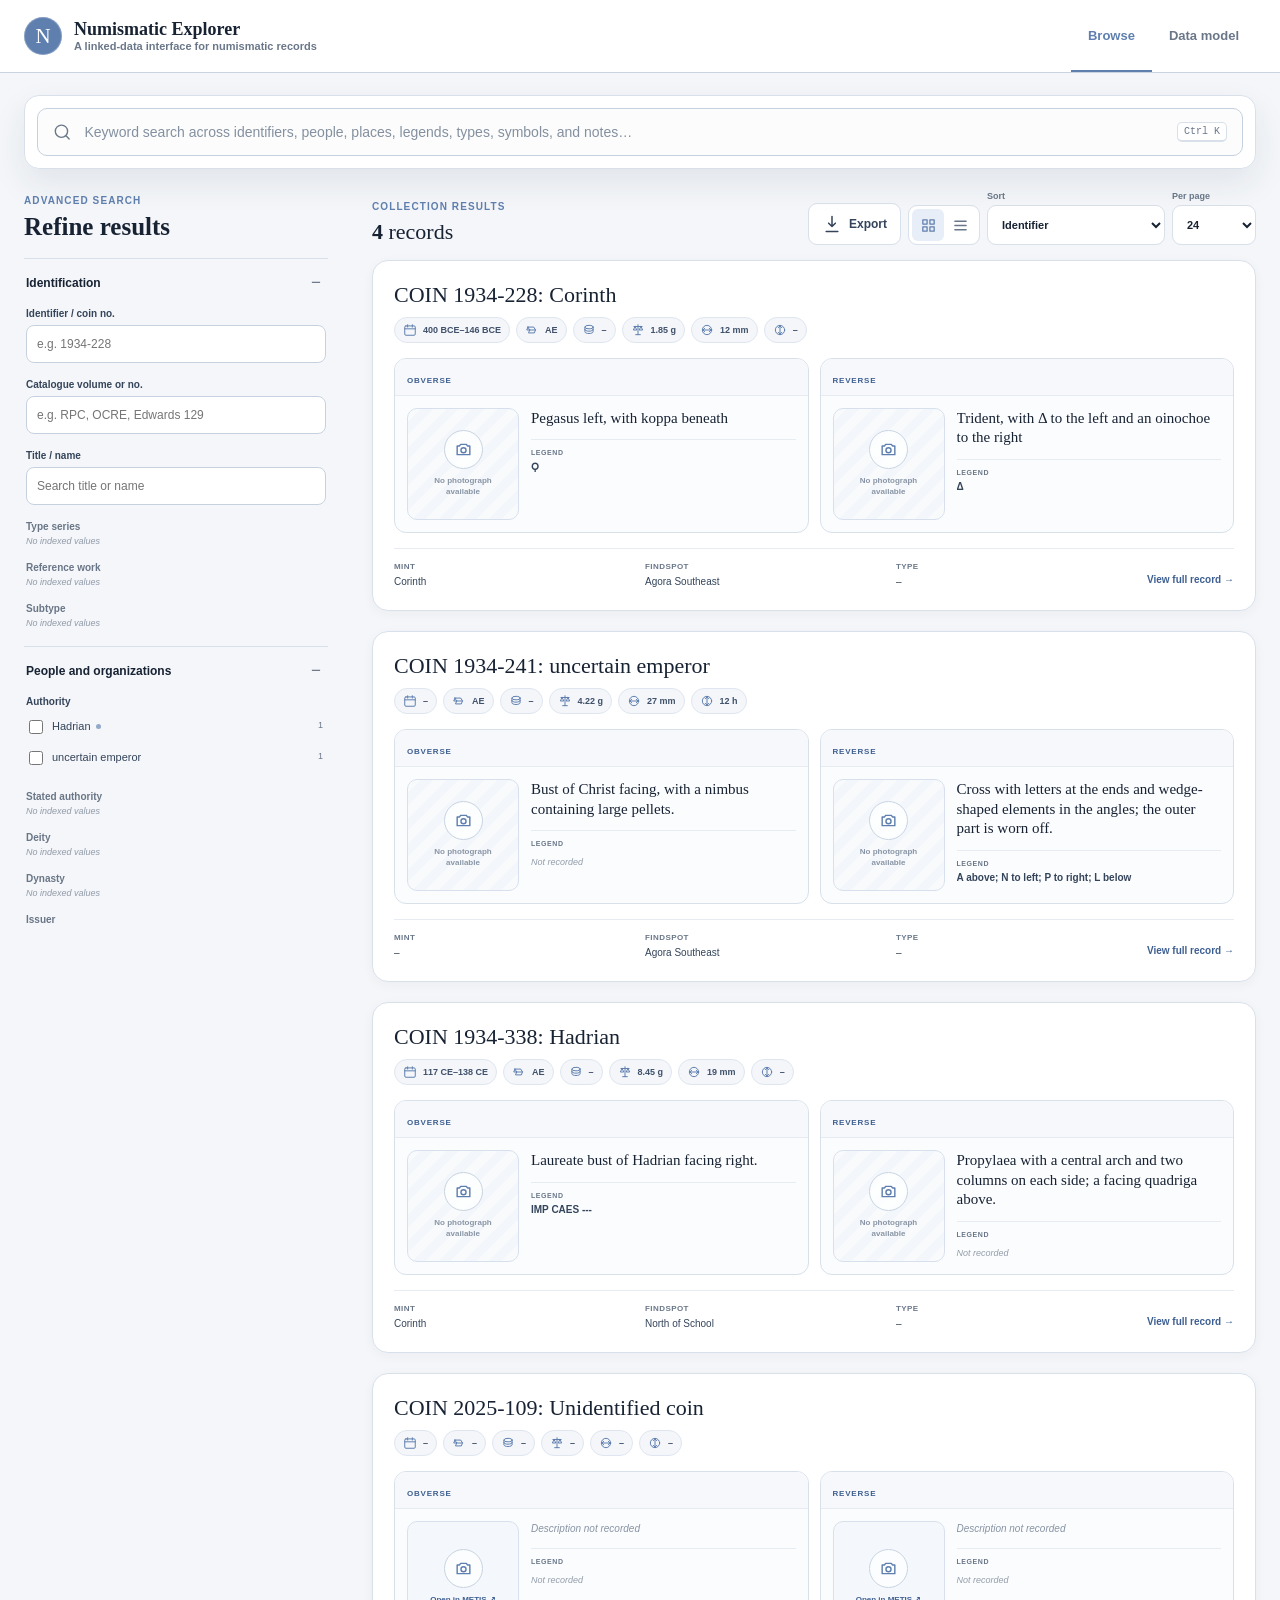
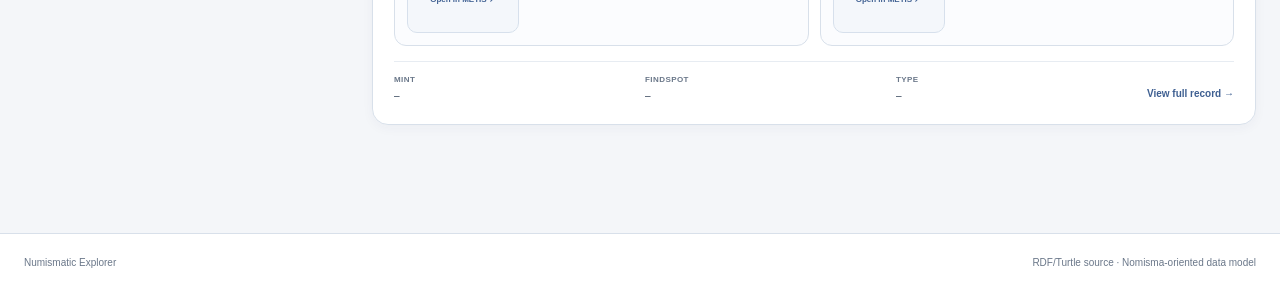
<file: index.html>
<!doctype html>
<html lang="en">
<head>
  <meta charset="utf-8">
  <meta name="viewport" content="width=device-width, initial-scale=1">
  <meta name="description" content="A linked-data interface for numismatic records.">
  <title>Numismatic Explorer</title>
  <link rel="stylesheet" href="assets/styles.css?v=2.9">
</head>
<body>
  <header class="site-header">
    <div class="header-inner">
      <a class="brand" href="index.html" aria-label="Numismatic Explorer home">
        <span class="brand-mark" aria-hidden="true">N</span>
        <span class="brand-copy"><strong id="site-title">Numismatic Explorer</strong><small id="site-subtitle">Linked numismatic data</small></span>
      </a>
      <nav aria-label="Main navigation">
        <a class="active" href="index.html">Browse</a>
        <a href="ontology.html">Data model</a>
      </nav>
    </div>
  </header>

  <main>
    <section class="search-toolbar" aria-label="Search and result controls">
      <label class="search-box">
        <svg aria-hidden="true" viewBox="0 0 24 24"><path d="m21 21-4.35-4.35m2.35-5.65a8 8 0 1 1-16 0 8 8 0 0 1 16 0Z"/></svg>
        <span class="sr-only">Search all indexed fields</span>
        <input id="search-input" type="search" placeholder="Keyword search across identifiers, people, places, legends, types, symbols, and notes…" autocomplete="off">
        <kbd>Ctrl K</kbd>
      </label>
      <button id="mobile-filter-button" class="control-button filters-button" type="button">
        <svg aria-hidden="true" viewBox="0 0 24 24"><path d="M4 6h16M7 12h10m-7 6h4"/></svg>
        Filters <span id="mobile-filter-count" class="button-count"></span>
      </button>
    </section>

    <div id="active-filters" class="active-filters" aria-live="polite"></div>

    <div class="browse-layout">
      <aside id="filter-panel" class="filter-panel" aria-label="Filters">
        <div class="filter-panel-heading">
          <div><p class="eyebrow">Advanced search</p><h2>Refine results</h2></div>
          <button id="close-filters" class="icon-button" type="button" aria-label="Close filters">×</button>
        </div>
        <div id="filter-groups"></div>
        <div class="filter-actions">
          <button id="clear-filters" class="text-button" type="button">Clear all filters</button>
          <button id="apply-mobile-filters" class="primary-button mobile-only" type="button">Show results</button>
        </div>
      </aside>

      <section class="results-area" aria-labelledby="results-heading">
        <div class="results-toolbar">
          <div>
            <p class="eyebrow">Collection results</p>
            <p id="result-count" class="result-count">Loading records…</p>
            <h2 id="results-heading" class="sr-only">Coin records</h2>
          </div>
          <div class="results-controls">
            <button id="export-results" class="control-button" type="button" title="Download the current result set as CSV">
              <svg aria-hidden="true" viewBox="0 0 24 24"><path d="M12 3v12m0 0 4-4m-4 4-4-4M5 21h14"/></svg>
              Export
            </button>
            <div class="view-toggle" role="group" aria-label="Result view">
              <button type="button" data-view="grid" class="active" aria-label="Grid view" title="Grid view">
                <svg aria-hidden="true" viewBox="0 0 24 24"><path d="M4 4h6v6H4zm10 0h6v6h-6zM4 14h6v6H4zm10 0h6v6h-6z"/></svg>
              </button>
              <button type="button" data-view="list" aria-label="List view" title="List view">
                <svg aria-hidden="true" viewBox="0 0 24 24"><path d="M4 6h16M4 12h16M4 18h16"/></svg>
              </button>
            </div>
            <label class="select-control"><span>Sort</span>
              <select id="sort-select">
                <option value="identifier-asc">Identifier</option>
                <option value="date-asc">Date, earliest first</option>
                <option value="date-desc">Date, latest first</option>
                <option value="weight-asc">Weight, low to high</option>
                <option value="weight-desc">Weight, high to low</option>
                <option value="diameter-asc">Diameter, low to high</option>
                <option value="diameter-desc">Diameter, high to low</option>
                <option value="modified-desc">Recently modified</option>
              </select>
            </label>
            <label class="select-control compact"><span>Per page</span>
              <select id="per-page-select">
                <option value="24">24</option>
                <option value="48">48</option>
                <option value="96">96</option>
              </select>
            </label>
          </div>
        </div>
        <div id="results" class="record-grid"></div>
        <nav id="pagination" class="pagination" aria-label="Results pages"></nav>
      </section>
    </div>
  </main>

  <div id="filter-backdrop" class="filter-backdrop"></div>
  <footer><span id="footer-title">Numismatic Explorer</span><span>RDF/Turtle source · Nomisma-oriented data model</span></footer>
  <script src="assets/common.js?v=2.4"></script>
  <script src="assets/app.js?v=2.9"></script>
</body>
</html>
</file>
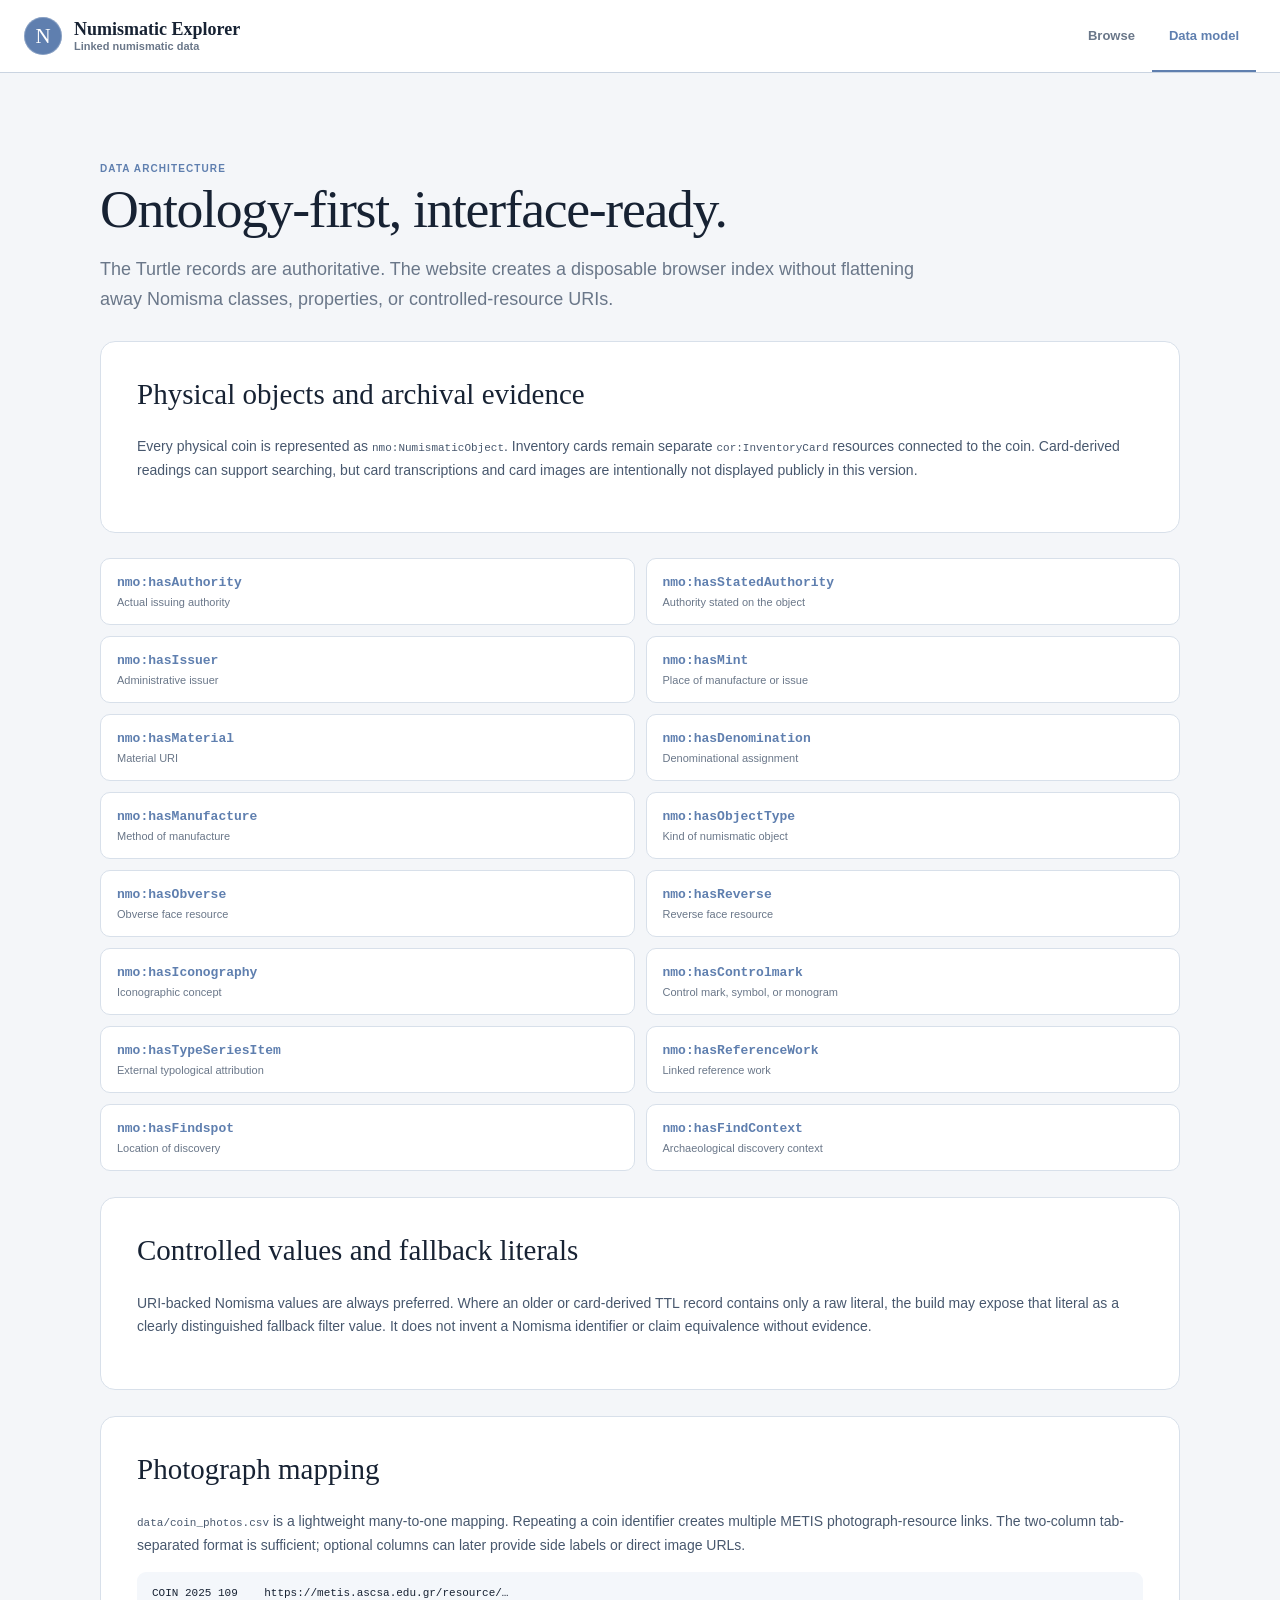
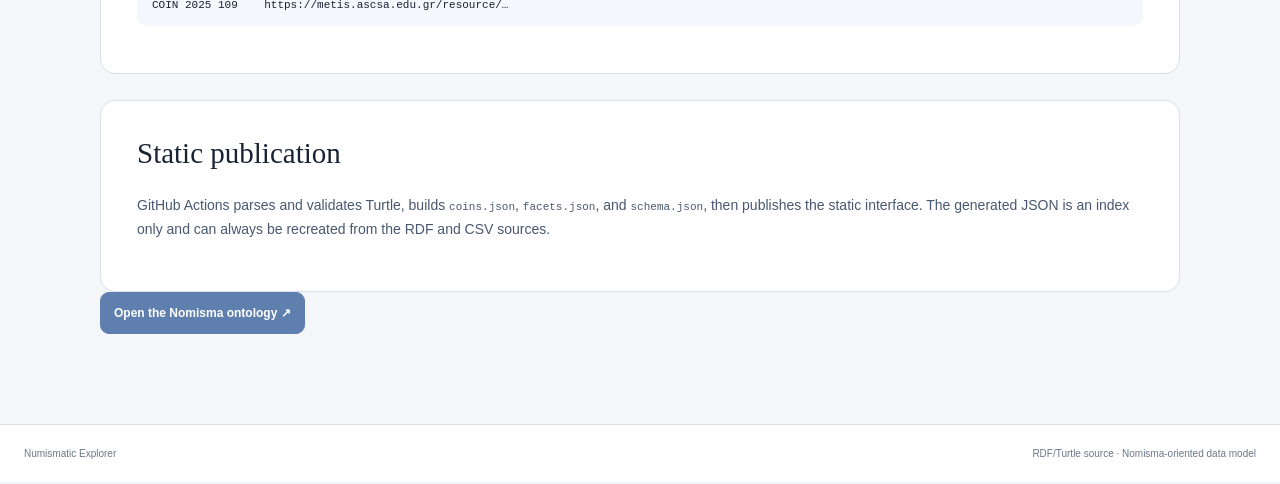
<file: ontology.html>
<!doctype html>
<html lang="en">
<head>
  <meta charset="utf-8">
  <meta name="viewport" content="width=device-width, initial-scale=1">
  <meta name="description" content="Data model for Numismatic Explorer">
  <title>Data model · Numismatic Explorer</title>
  <link rel="stylesheet" href="assets/styles.css?v=2.5">
</head>
<body>
  <header class="site-header">
    <div class="header-inner">
      <a class="brand" href="index.html"><span class="brand-mark" aria-hidden="true">N</span><span class="brand-copy"><strong id="site-title">Numismatic Explorer</strong><small id="site-subtitle">Linked numismatic data</small></span></a>
      <nav><a href="index.html">Browse</a><a class="active" href="ontology.html">Data model</a></nav>
    </div>
  </header>
  <main class="prose-page">
    <p class="eyebrow">Data architecture</p>
    <h1>Ontology-first, interface-ready.</h1>
    <p class="lede">The Turtle records are authoritative. The website creates a disposable browser index without flattening away Nomisma classes, properties, or controlled-resource URIs.</p>

    <section class="prose-card">
      <h2>Physical objects and archival evidence</h2>
      <p>Every physical coin is represented as <code>nmo:NumismaticObject</code>. Inventory cards remain separate <code>cor:InventoryCard</code> resources connected to the coin. Card-derived readings can support searching, but card transcriptions and card images are intentionally not displayed publicly in this version.</p>
    </section>

    <section class="property-grid">
      <article><code>nmo:hasAuthority</code><span>Actual issuing authority</span></article>
      <article><code>nmo:hasStatedAuthority</code><span>Authority stated on the object</span></article>
      <article><code>nmo:hasIssuer</code><span>Administrative issuer</span></article>
      <article><code>nmo:hasMint</code><span>Place of manufacture or issue</span></article>
      <article><code>nmo:hasMaterial</code><span>Material URI</span></article>
      <article><code>nmo:hasDenomination</code><span>Denominational assignment</span></article>
      <article><code>nmo:hasManufacture</code><span>Method of manufacture</span></article>
      <article><code>nmo:hasObjectType</code><span>Kind of numismatic object</span></article>
      <article><code>nmo:hasObverse</code><span>Obverse face resource</span></article>
      <article><code>nmo:hasReverse</code><span>Reverse face resource</span></article>
      <article><code>nmo:hasIconography</code><span>Iconographic concept</span></article>
      <article><code>nmo:hasControlmark</code><span>Control mark, symbol, or monogram</span></article>
      <article><code>nmo:hasTypeSeriesItem</code><span>External typological attribution</span></article>
      <article><code>nmo:hasReferenceWork</code><span>Linked reference work</span></article>
      <article><code>nmo:hasFindspot</code><span>Location of discovery</span></article>
      <article><code>nmo:hasFindContext</code><span>Archaeological discovery context</span></article>
    </section>

    <section class="prose-card">
      <h2>Controlled values and fallback literals</h2>
      <p>URI-backed Nomisma values are always preferred. Where an older or card-derived TTL record contains only a raw literal, the build may expose that literal as a clearly distinguished fallback filter value. It does not invent a Nomisma identifier or claim equivalence without evidence.</p>
    </section>

    <section class="prose-card">
      <h2>Photograph mapping</h2>
      <p><code>data/coin_photos.csv</code> is a lightweight many-to-one mapping. Repeating a coin identifier creates multiple METIS photograph-resource links. The two-column tab-separated format is sufficient; optional columns can later provide side labels or direct image URLs.</p>
      <pre><code>COIN 2025 109    https://metis.ascsa.edu.gr/resource/…
COIN 2025 109    https://metis.ascsa.edu.gr/resource/…</code></pre>
    </section>

    <section class="prose-card">
      <h2>Static publication</h2>
      <p>GitHub Actions parses and validates Turtle, builds <code>coins.json</code>, <code>facets.json</code>, and <code>schema.json</code>, then publishes the static interface. The generated JSON is an index only and can always be recreated from the RDF and CSV sources.</p>
    </section>

    <a id="ontology-link" class="primary-button inline-button" href="https://www.nomisma.org/ontology" target="_blank" rel="noreferrer">Open the Nomisma ontology ↗</a>
  </main>
  <footer><span id="footer-title">Numismatic Explorer</span><span>RDF/Turtle source · Nomisma-oriented data model</span></footer>
  <script src="assets/common.js?v=2.4"></script>
</body>
</html>
</file>
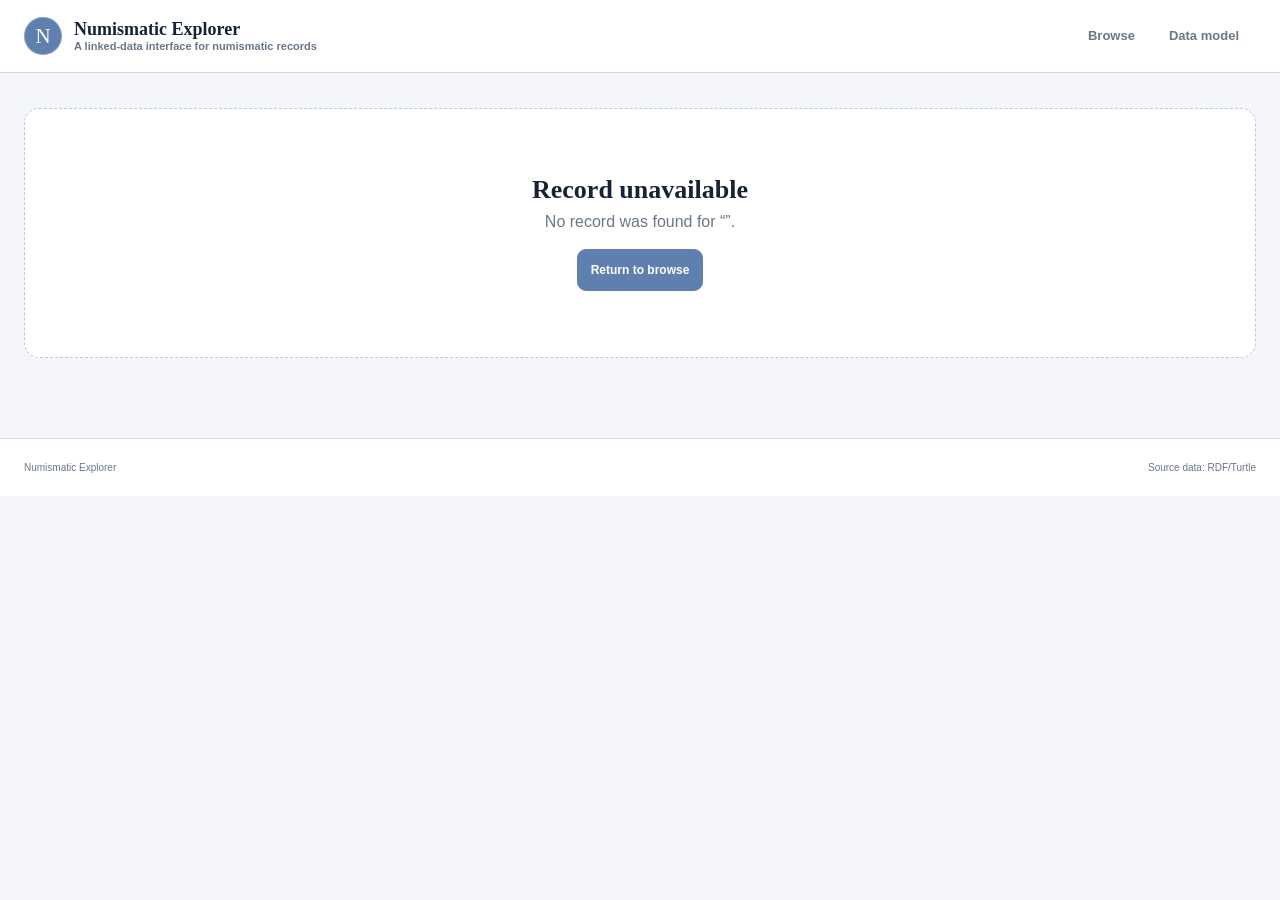
<file: record.html>
<!doctype html>
<html lang="en">
<head>
  <meta charset="utf-8">
  <meta name="viewport" content="width=device-width, initial-scale=1">
  <meta name="description" content="Numismatic record">
  <title>Record · Numismatic Explorer</title>
  <link rel="stylesheet" href="assets/styles.css?v=2.5">
</head>
<body>
  <header class="site-header">
    <div class="header-inner">
      <a class="brand" href="index.html"><span class="brand-mark" aria-hidden="true">N</span><span class="brand-copy"><strong id="site-title">Numismatic Explorer</strong><small id="site-subtitle">Linked numismatic data</small></span></a>
      <nav><a href="index.html">Browse</a><a href="ontology.html">Data model</a></nav>
    </div>
  </header>
  <main id="record-page" class="record-page">
    <p class="loading">Loading record…</p>
  </main>
  <footer><span id="footer-title">Numismatic Explorer</span><span>Source data: RDF/Turtle</span></footer>
  <script src="assets/common.js?v=2.4"></script>
  <script src="assets/record.js?v=2.4"></script>
</body>
</html>
</file>
<file: assets/styles.css>
:root {
  --ink: #172233;
  --ink-soft: #34445a;
  --muted: #6a7789;
  --accent: #5f7faf;
  --accent-dark: #3e5f91;
  --accent-soft: #e8eef7;
  --accent-pale: #f4f7fb;
  --gold: #8b6b32;
  --gold-soft: #f7f2e8;
  --warning: #a34f1d;
  --warning-soft: #fff1e8;
  --surface: #ffffff;
  --canvas: #f4f6f9;
  --line: #d8e0ea;
  --line-strong: #c6d1df;
  --shadow: 0 14px 34px rgba(35, 55, 82, .09);
  --radius: 15px;
  --radius-small: 10px;
  --sans: Inter, ui-sans-serif, -apple-system, BlinkMacSystemFont, "Segoe UI", sans-serif;
  --serif: Iowan Old Style, Palatino Linotype, Book Antiqua, Georgia, serif;
}

* { box-sizing: border-box; }
html { color-scheme: light; scroll-behavior: smooth; }
body { min-width: 320px; margin: 0; color: var(--ink); background: var(--canvas); font-family: var(--sans); -webkit-font-smoothing: antialiased; }
button, input, select { font: inherit; }
button, select, input[type="checkbox"] { cursor: pointer; }
a { color: inherit; }
svg { width: 20px; height: 20px; fill: none; stroke: currentColor; stroke-width: 1.8; stroke-linecap: round; stroke-linejoin: round; }
.sr-only { position: absolute; width: 1px; height: 1px; padding: 0; margin: -1px; overflow: hidden; clip: rect(0,0,0,0); white-space: nowrap; border: 0; }
.mobile-only { display: none !important; }
.not-recorded { color: #8793a3; font-style: italic; }

.site-header { position: sticky; top: 0; z-index: 60; border-bottom: 1px solid rgba(198, 209, 223, .92); background: rgba(255,255,255,.94); backdrop-filter: blur(14px); }
.header-inner { display: flex; align-items: center; justify-content: space-between; width: min(100% - 48px, 1580px); min-height: 72px; margin: 0 auto; }
.brand { display: inline-flex; align-items: center; gap: 12px; color: var(--ink); text-decoration: none; }
.brand-mark { display: grid; place-items: center; width: 38px; height: 38px; border-radius: 50%; color: white; background: var(--accent); box-shadow: inset 0 0 0 1px rgba(255,255,255,.25); font-family: var(--serif); font-size: 21px; }
.brand-copy { display: flex; flex-direction: column; gap: 2px; }
.brand strong { font-family: var(--serif); font-size: 18px; line-height: 1; }
.brand small { color: var(--muted); font-size: 11px; font-weight: 650; }
.site-header nav { display: flex; align-items: stretch; align-self: stretch; }
.site-header nav a { display: inline-flex; align-items: center; padding: 0 17px; border-bottom: 2px solid transparent; color: var(--muted); text-decoration: none; font-size: 13px; font-weight: 720; }
.site-header nav a:hover { color: var(--ink); }
.site-header nav a.active { color: var(--accent); border-color: var(--accent); }

main { width: min(100% - 48px, 1580px); margin: 0 auto; }
.eyebrow { margin: 0 0 7px; color: var(--accent); font-size: 10px; font-weight: 850; letter-spacing: .11em; text-transform: uppercase; }
.prose-page h1 { max-width: 840px; margin: 0; font-family: var(--serif); font-size: clamp(34px, 4.2vw, 59px); font-weight: 500; letter-spacing: -.025em; line-height: 1.05; }

.search-toolbar { position: sticky; margin-top: 22px; top: 72px; z-index: 45; display: flex; gap: 10px; padding: 12px; border: 1px solid var(--line); border-radius: var(--radius); background: rgba(255,255,255,.96); box-shadow: var(--shadow); backdrop-filter: blur(12px); }
.search-box { display: flex; flex: 1; align-items: center; gap: 11px; min-width: 0; padding: 0 15px; border: 1px solid var(--line-strong); border-radius: 10px; color: var(--muted); background: #fbfcfb; }
.search-box:focus-within { border-color: var(--accent); box-shadow: 0 0 0 3px rgba(95,127,175,.14); background: white; }
.search-box input { width: 100%; min-width: 0; height: 46px; border: 0; outline: 0; color: var(--ink); background: transparent; font-size: 14px; }
.search-box input::placeholder { color: #8490a0; }
.search-box kbd { padding: 3px 6px; border: 1px solid var(--line); border-bottom-width: 2px; border-radius: 5px; color: var(--muted); background: white; font-size: 10px; white-space: nowrap; }
.control-button, .primary-button, .secondary-button { display: inline-flex; align-items: center; justify-content: center; gap: 7px; min-height: 42px; padding: 0 13px; border-radius: 9px; text-decoration: none; font-size: 12px; font-weight: 760; }
.control-button, .secondary-button { border: 1px solid var(--line); color: var(--ink-soft); background: white; }
.control-button:hover, .secondary-button:hover { border-color: #aebed2; color: var(--accent); }
.primary-button { border: 1px solid var(--accent); color: white; background: var(--accent); }
.primary-button:hover { background: var(--accent-dark); }
.filters-button { display: none; }
.button-count { display: inline-grid; place-items: center; min-width: 19px; height: 19px; padding: 0 5px; border-radius: 10px; color: white; background: var(--accent); font-size: 10px; }

.active-filters { display: flex; align-items: center; flex-wrap: wrap; gap: 6px; min-height: 18px; margin: 13px 0 5px; }
.active-filters:empty { display: none; }
.active-label { margin-right: 4px; color: var(--muted); font-size: 10px; font-weight: 800; letter-spacing: .06em; text-transform: uppercase; }
.active-filters button { display: inline-flex; align-items: center; gap: 6px; min-height: 30px; padding: 4px 9px; border: 1px solid #bfd0e5; border-radius: 18px; color: var(--accent-dark); background: var(--accent-soft); font-size: 11px; font-weight: 700; }
.active-filters button:hover { border-color: var(--accent); }
.active-filters button span { font-size: 15px; line-height: 1; }
.active-filters .clear-chip { border-color: transparent; color: var(--muted); background: transparent; }

.browse-layout { display: grid; grid-template-columns: 318px minmax(0,1fr); gap: 30px; align-items: start; padding: 19px 0 78px; }
.filter-panel { position: sticky; top: 144px; max-height: calc(100vh - 162px); overflow: auto; padding: 0 14px 16px 0; scrollbar-width: thin; scrollbar-color: #bdc8d7 transparent; }
.filter-panel-heading { display: flex; align-items: center; justify-content: space-between; padding: 7px 0 17px; border-bottom: 1px solid var(--line); }
.filter-panel-heading h2 { margin: 0; font-family: var(--serif); font-size: 25px; font-weight: 550; }
#close-filters { display: none; }
.icon-button { display: inline-grid; place-items: center; border: 0; color: var(--muted); background: transparent; }

.filter-group { border-bottom: 1px solid var(--line); }
.filter-group > summary { display: flex; align-items: center; justify-content: space-between; gap: 10px; min-height: 48px; padding: 10px 2px; cursor: pointer; list-style: none; color: var(--ink); font-size: 12px; font-weight: 800; }
.filter-group > summary::-webkit-details-marker { display: none; }
.filter-group > summary::after { content: "+"; display: grid; place-items: center; width: 20px; height: 20px; margin-left: auto; color: var(--muted); font-size: 17px; font-weight: 500; }
.filter-group[open] > summary::after { content: "−"; }
.group-status { display: none; min-width: 19px; height: 19px; padding: 2px 5px; border-radius: 10px; color: white; background: var(--accent); text-align: center; font-size: 9px; }
.group-status.has-value { display: inline-grid; place-items: center; }
.filter-group-content { display: grid; gap: 16px; padding: 1px 2px 18px; }

.field-control { display: grid; gap: 6px; }
.field-control > span, .range-control legend { color: var(--ink-soft); font-size: 10px; font-weight: 760; }
.field-control input, .range-grid input, .facet-search input { width: 100%; height: 38px; padding: 0 10px; border: 1px solid var(--line-strong); border-radius: 8px; outline: none; color: var(--ink); background: white; font-size: 12px; }
.field-control input:focus, .range-grid input:focus, .facet-search input:focus { border-color: var(--accent); box-shadow: 0 0 0 3px rgba(95,127,175,.12); }
.range-control { min-width: 0; margin: 0; padding: 0; border: 0; }
.range-control legend { margin-bottom: 7px; }
.range-control legend span { color: var(--muted); font-weight: 550; }
.range-grid { display: grid; grid-template-columns: 1fr 1fr; gap: 8px; }
.range-grid label { min-width: 0; }
.range-grid label > span { display: block; margin-bottom: 5px; color: var(--muted); font-size: 9px; font-weight: 700; }
.field-help { margin: 5px 0 0; color: var(--muted); font-size: 9px; line-height: 1.4; }

.facet-block { display: grid; gap: 7px; }
.facet-heading { display: flex; align-items: center; justify-content: space-between; gap: 10px; }
.facet-heading h4 { margin: 0; color: var(--ink-soft); font-size: 10px; font-weight: 760; }
.facet-clear { padding: 0; border: 0; color: var(--accent); background: transparent; font-size: 9px; font-weight: 720; }
.facet-search input { height: 34px; font-size: 11px; }
.facet-options, .flag-options { display: grid; gap: 1px; }
.facet-option { display: grid; grid-template-columns: 16px minmax(0,1fr) auto; align-items: start; gap: 7px; min-height: 30px; padding: 5px 3px; border-radius: 6px; color: var(--ink-soft); font-size: 11px; line-height: 1.35; }
.facet-option:hover { background: var(--accent-pale); }
.facet-option input { width: 14px; height: 14px; margin: 1px 0 0; accent-color: var(--accent); }
.facet-option small { min-width: 19px; color: var(--muted); text-align: right; font-size: 9px; font-variant-numeric: tabular-nums; }
.facet-option-label.controlled::after { content: ""; display: inline-block; width: 5px; height: 5px; margin: 0 0 1px 5px; border-radius: 50%; background: var(--accent); opacity: .65; }
.facet-extra { display: none; }
.show-all-options .facet-extra, .facet-searching .facet-extra { display: grid; }
.show-more { justify-self: start; padding: 2px 0; border: 0; color: var(--accent); background: transparent; font-size: 10px; font-weight: 750; }
.flag-option.unavailable { opacity: .45; }
.filter-actions { display: flex; align-items: center; justify-content: space-between; gap: 10px; padding: 16px 2px 2px; }
.text-button { padding: 0; border: 0; color: var(--accent); background: transparent; font-size: 11px; font-weight: 780; }

.results-area { min-width: 0; }
.results-toolbar { display: flex; align-items: end; justify-content: space-between; gap: 24px; min-height: 57px; margin-bottom: 15px; }
.result-count { margin: 0; color: var(--ink); font-family: var(--serif); font-size: 22px; }
.result-count strong { font-weight: 550; }
.result-count span { color: var(--muted); font-family: var(--sans); font-size: 11px; }
.results-controls { display: flex; align-items: end; justify-content: end; flex-wrap: wrap; gap: 7px; }
.results-controls .control-button { height: 40px; }
.view-toggle { display: flex; padding: 3px; border: 1px solid var(--line); border-radius: 9px; background: white; }
.view-toggle button { display: grid; place-items: center; width: 32px; height: 32px; padding: 0; border: 0; border-radius: 6px; color: var(--muted); background: transparent; }
.view-toggle button.active { color: var(--accent); background: var(--accent-soft); }
.view-toggle svg { width: 17px; height: 17px; }
.select-control { display: grid; gap: 4px; color: var(--muted); font-size: 9px; font-weight: 750; }
.select-control select { min-width: 178px; height: 40px; padding: 0 31px 0 10px; border: 1px solid var(--line); border-radius: 9px; color: var(--ink); background: white; font-size: 11px; font-weight: 650; }
.select-control.compact select { min-width: 84px; }

.record-grid { display: grid; grid-template-columns: repeat(auto-fill, minmax(min(520px, 100%), 1fr)); gap: 20px; }
.record-card { position: relative; min-width: 0; overflow: hidden; border: 1px solid var(--line); border-radius: 16px; background: var(--surface); box-shadow: 0 3px 12px rgba(35,55,82,.045); cursor: pointer; transition: border-color .16s ease, box-shadow .16s ease, transform .16s ease; }
.record-card:hover { border-color: #a9bad1; box-shadow: var(--shadow); transform: translateY(-2px); }
.record-card-target { position: absolute; inset: 0; z-index: 1; border-radius: inherit; }
.record-card-target:focus-visible { outline: 3px solid rgba(95,127,175,.3); outline-offset: -3px; }
.record-card-body { position: relative; display: grid; gap: 15px; padding: 21px; }
.record-card-header { display: grid; grid-template-columns: minmax(0,1fr); align-items: start; gap: 9px; }
.record-heading { min-width: 0; }
.record-card h3 { min-width: 0; margin: 0; font-family: var(--serif); font-size: 22px; font-weight: 520; line-height: 1.18; }
.review-badge { flex: none; padding: 5px 8px; border-radius: 10px; color: var(--warning); background: var(--warning-soft); font-size: 8px; font-weight: 850; letter-spacing: .055em; text-transform: uppercase; }
.review-badge.large { padding: 7px 10px; font-size: 10px; }
.record-meta { display: flex; width: 100%; max-width: none; align-items: flex-start; justify-content: flex-start; flex-wrap: wrap; gap: 6px; }
.meta-pill { display: inline-flex; align-items: center; gap: 6px; padding: 5px 8px; border: 1px solid #dfe6f0; border-radius: 999px; color: #40516a; background: #f4f6fa; font-size: 9px; font-weight: 720; white-space: nowrap; }
.meta-icon { display: inline-flex; width: 14px; height: 14px; color: var(--accent); flex: 0 0 auto; }
.meta-icon svg { width: 14px; height: 14px; stroke: currentColor; stroke-width: 1.7; fill: none; stroke-linecap: round; stroke-linejoin: round; }
.meta-value { display: inline-block; }
.sr-only { position: absolute !important; width: 1px; height: 1px; padding: 0; margin: -1px; overflow: hidden; clip: rect(0, 0, 0, 0); white-space: nowrap; border: 0; }
.coin-sides-grid { display: grid; grid-template-columns: 1fr 1fr; gap: 11px; }
.coin-side-panel { min-width: 0; overflow: hidden; border: 1px solid var(--line); border-radius: 12px; background: #fbfcfe; }
.coin-side-panel > header { padding: 10px 12px 8px; border-bottom: 1px solid #e6ebf2; background: #f6f8fb; }
.coin-side-panel > header span { color: var(--accent-dark); font-size: 8px; font-weight: 880; letter-spacing: .1em; text-transform: uppercase; }
.coin-side-content { display: grid; grid-template-columns: 112px minmax(0,1fr); gap: 12px; align-items: stretch; padding: 12px; }
.face-media { position: relative; z-index: 2; display: flex; min-width: 0; min-height: 112px; align-items: center; justify-content: center; flex-direction: column; gap: 7px; overflow: hidden; border: 1px solid #d7e0ec; border-radius: 10px; color: var(--accent-dark); background: #f2f5f9; text-align: center; text-decoration: none; }
.face-media img { width: 100%; height: 112px; object-fit: contain; background: #edf2f7; transition: transform .2s ease; }
.face-media.has-image:hover img { transform: scale(1.03); }
.face-media.metis-photo { background: var(--accent-pale); }
.face-media.metis-photo:hover { border-color: var(--accent); background: var(--accent-soft); }
.face-media.empty-photo { color: #8995a5; background: repeating-linear-gradient(135deg, #f8fafc, #f8fafc 9px, #f3f6fa 9px, #f3f6fa 18px); }
.face-media small { max-width: 92px; color: inherit; font-size: 8px; font-weight: 720; line-height: 1.35; }
.photo-placeholder-icon { display: grid; place-items: center; width: 39px; height: 39px; border: 1px solid #c8d4e3; border-radius: 50%; color: var(--accent); background: rgba(255,255,255,.76); }
.photo-placeholder-icon svg { width: 19px; height: 19px; }
.coin-side-copy { min-width: 0; }
.coin-side-copy > p { display: -webkit-box; margin: 1px 0 11px; overflow: hidden; font-family: var(--serif); font-size: 15px; line-height: 1.3; -webkit-line-clamp: 5; -webkit-box-orient: vertical; }
.coin-side-copy > p.not-recorded { color: #8793a3; font-family: var(--sans); font-size: 10px; line-height: 1.45; }
.side-legend { padding-top: 9px; border-top: 1px solid #e7ecf2; }
.side-legend small { display: block; margin-bottom: 4px; color: var(--muted); font-size: 7px; font-weight: 850; letter-spacing: .08em; text-transform: uppercase; }
.side-legend strong { display: -webkit-box; overflow: hidden; color: var(--ink-soft); font-size: 10px; font-weight: 700; line-height: 1.35; -webkit-line-clamp: 2; -webkit-box-orient: vertical; }
.side-legend.empty span { color: #929daa; font-size: 9px; font-style: italic; }
.record-context { position: relative; z-index: 2; display: grid; grid-template-columns: repeat(3, minmax(0,1fr)) auto; align-items: end; gap: 12px 20px; padding-top: 12px; border-top: 1px solid #e7ecf2; }
.record-context > span { min-width: 0; color: var(--ink-soft); font-size: 10px; line-height: 1.4; }
.record-context small { display: block; margin-bottom: 3px; color: var(--muted); font-size: 8px; font-weight: 820; letter-spacing: .055em; text-transform: uppercase; }
.record-context b { display: block; min-height: 1.4em; overflow: hidden; font-weight: 500; text-overflow: ellipsis; white-space: nowrap; }
.record-link { position: relative; z-index: 3; align-self: end; justify-self: end; padding: 4px 0; color: var(--accent-dark); text-decoration: none; font-size: 10px; font-weight: 830; white-space: nowrap; }
.record-link:hover { text-decoration: underline; }
.media-count { display: inline-flex; align-items: center; gap: 5px; color: var(--accent-dark); font-size: 9px; font-weight: 730; }
.media-count::before { content: ""; width: 6px; height: 6px; border-radius: 50%; background: var(--accent); }
.muted-label { color: var(--muted); font-size: 9px; }
.record-grid.list-view { grid-template-columns: 1fr; }
.list-view .record-card-body { grid-template-columns: minmax(220px,.56fr) minmax(0,1.44fr); align-content: start; padding: 24px; }
.list-view .record-card-header, .list-view .record-context { grid-column: 1; }
.list-view .record-context { grid-template-columns: repeat(2, minmax(0,1fr)); }
.list-view .record-context .record-link { justify-self: start; }
.list-view .coin-sides-grid { grid-column: 2; grid-row: 1 / span 4; }
.list-view .coin-side-content { grid-template-columns: 145px minmax(0,1fr); }
.list-view .face-media, .list-view .face-media img { min-height: 145px; height: 145px; }

.pagination { display: flex; align-items: center; justify-content: center; gap: 5px; margin: 30px 0 0; }
.pagination button { min-width: 36px; min-height: 36px; padding: 0 10px; border: 1px solid var(--line); border-radius: 8px; color: var(--ink); background: white; font-size: 10px; font-weight: 700; }
.pagination button:hover:not(:disabled) { border-color: var(--accent); color: var(--accent); }
.pagination button[aria-current="page"] { color: white; border-color: var(--accent); background: var(--accent); }
.pagination button:disabled { opacity: .38; cursor: default; }
.pagination > span { color: var(--muted); }
.empty-state { grid-column: 1 / -1; padding: 66px 25px; border: 1px dashed #bac7d7; border-radius: var(--radius); color: var(--muted); background: white; text-align: center; }
.empty-state h3, .empty-state h1 { margin: 0 0 8px; color: var(--ink); font-family: var(--serif); font-size: 26px; font-weight: 550; }
.empty-state p { margin: 0 0 18px; }
.empty-state code { display: inline-block; padding: 8px 10px; border-radius: 7px; background: var(--accent-pale); }
.inline-button { display: inline-flex; }
.filter-backdrop { display: none; }

/* Individual record pages */
.record-page { padding: 35px 0 80px; }
.back-link { display: inline-flex; align-items: center; gap: 5px; margin-bottom: 22px; color: var(--accent); text-decoration: none; font-size: 11px; font-weight: 780; }
.record-hero { display: flex; justify-content: space-between; align-items: end; gap: 30px; padding: 25px 0 34px; border-bottom: 1px solid var(--line); }
.record-hero h1 { margin: 0; font-family: var(--serif); font-size: clamp(40px, 6vw, 76px); font-weight: 500; letter-spacing: -.035em; }
.record-uri, .uri-text { color: var(--muted); overflow-wrap: anywhere; font-size: 10px; }
.hero-actions { display: flex; flex-wrap: wrap; justify-content: end; gap: 7px; }
.record-overview { display: grid; grid-template-columns: minmax(290px, .75fr) minmax(0, 1.25fr); gap: 20px; margin-top: 24px; }
.detail-card { padding: clamp(20px, 3vw, 30px); border: 1px solid var(--line); border-radius: var(--radius); background: white; box-shadow: 0 3px 14px rgba(35,55,82,.035); }
.fact-list { margin: 0; }
.fact-list > div, .detail-row { display: grid; grid-template-columns: 125px minmax(0,1fr); gap: 15px; padding: 12px 0; border-bottom: 1px solid #edf1f6; }
.fact-list > div:last-child { border-bottom: 0; }
dt { color: var(--muted); font-size: 10px; font-weight: 780; }
dd { min-width: 0; margin: 0; font-size: 13px; line-height: 1.55; }
.semantic-list { display: flex; flex-wrap: wrap; gap: 5px; }
.semantic-link, .semantic-value { display: inline-flex; align-items: center; gap: 4px; padding: 4px 7px; border-radius: 6px; color: var(--accent-dark); background: var(--accent-soft); text-decoration: none; font-size: 10px; font-weight: 700; }
.semantic-link:hover { text-decoration: underline; }
.face-column { display: grid; gap: 20px; }
.face-detail h2 { margin: 0 0 16px; font-family: var(--serif); font-size: clamp(22px, 3vw, 32px); font-weight: 500; line-height: 1.2; }
.legend-block { margin: 16px 0; padding: 14px; border-left: 3px solid var(--gold); background: #faf8f2; }
.legend-block span { color: var(--gold); font-size: 9px; text-transform: uppercase; letter-spacing: .1em; font-weight: 850; }
.legend-block p { margin: 6px 0 0; font-family: var(--serif); font-size: 17px; line-height: 1.5; }
.uri-line { display: block; margin-top: 18px; color: var(--muted); overflow-wrap: anywhere; font-size: 9px; text-decoration: none; }
.detail-section { margin-top: 40px; }
.section-heading { display: flex; justify-content: space-between; align-items: end; gap: 28px; margin-bottom: 14px; }
.section-heading h2 { margin: 0; font-family: var(--serif); font-size: 30px; font-weight: 520; }
.section-heading > p { max-width: 430px; margin: 0; color: var(--muted); font-size: 11px; line-height: 1.5; }
.detail-photo-grid { display: grid; grid-template-columns: repeat(auto-fit, minmax(225px, 1fr)); gap: 14px; }
.detail-photo { display: flex; flex-direction: column; min-height: 220px; border: 1px solid var(--line); border-radius: var(--radius); overflow: hidden; color: var(--ink); background: white; text-decoration: none; }
.detail-photo img { width: 100%; height: 250px; object-fit: contain; background: #eef2f7; }
.detail-photo strong { padding: 14px 17px 3px; font-family: var(--serif); font-size: 18px; }
.detail-photo > span:last-child { padding: 4px 17px 15px; color: var(--accent); font-size: 10px; font-weight: 750; }
.detail-photo.resource-only { min-height: 140px; align-items: start; justify-content: center; padding: 25px; color: var(--ink); background: var(--accent-pale); }
.detail-photo.resource-only::before { content: "METIS"; margin-bottom: 10px; color: var(--accent); font-size: 9px; font-weight: 850; letter-spacing: .1em; }
.large-photo-icon { display: none; }
.table-wrap { overflow-x: auto; border: 1px solid var(--line); border-radius: var(--radius); background: white; }
.ontology-table { width: 100%; border-collapse: collapse; }
.ontology-table th, .ontology-table td { padding: 14px 17px; border-bottom: 1px solid var(--line); text-align: left; vertical-align: top; }
.ontology-table tr:last-child th, .ontology-table tr:last-child td { border-bottom: 0; }
.ontology-table th { width: 31%; font-family: inherit; font-size: 11px; }
.ontology-table th a { color: var(--accent); text-decoration: none; }
.ontology-table th code { display: block; margin-top: 4px; color: var(--muted); font-size: 8px; font-weight: 400; overflow-wrap: anywhere; }

/* Prose/data-model page */
.prose-page { max-width: 1080px; padding: clamp(48px, 8vw, 90px) 0 90px; }
.prose-page .lede { max-width: 820px; color: var(--muted); font-size: 18px; line-height: 1.65; }
.prose-card { margin-top: 26px; padding: clamp(22px, 4vw, 36px); border: 1px solid var(--line); border-radius: var(--radius); background: white; }
.prose-card h2 { margin-top: 0; font-family: var(--serif); font-size: 29px; font-weight: 520; }
.prose-card p { color: #48586e; font-size: 14px; line-height: 1.7; }
.prose-card code, .prose-card pre { font-size: 11px; }
.prose-card pre { padding: 15px; border-radius: 9px; overflow-x: auto; background: var(--accent-pale); }
.property-grid { display: grid; grid-template-columns: repeat(2, minmax(0,1fr)); gap: 11px; margin-top: 25px; }
.property-grid article { display: flex; flex-direction: column; gap: 6px; padding: 16px; border: 1px solid var(--line); border-radius: 10px; background: white; }
.property-grid code { color: var(--accent); font-weight: 750; }
.property-grid span { color: var(--muted); font-size: 11px; }

footer { display: flex; justify-content: space-between; gap: 20px; padding: 23px max(24px, calc((100vw - 1580px) / 2)); border-top: 1px solid var(--line); color: var(--muted); background: white; font-size: 10px; }
.loading { padding: 80px 0; color: var(--muted); text-align: center; }

@media (max-width: 1180px) {
  .browse-layout { grid-template-columns: 282px minmax(0,1fr); gap: 22px; }
  .filter-panel { top: 142px; }
  .record-grid { grid-template-columns: 1fr; }
  .list-view .record-card-body { grid-template-columns: 1fr; }
  .list-view .coin-sides-grid { grid-column: 1; grid-row: auto; }
}

@media (max-width: 860px) {
  .header-inner, main { width: min(100% - 28px, 1580px); }
  .search-toolbar { top: 72px; }
  .filters-button { display: inline-flex; }
  .browse-layout { display: block; padding-top: 15px; }
  .filter-panel { position: fixed; top: 0; left: 0; bottom: 0; z-index: 100; width: min(90vw, 390px); max-height: none; padding: 20px; overflow-y: auto; background: white; transform: translateX(-105%); transition: transform .2s ease; box-shadow: 16px 0 42px rgba(34,53,79,.22); }
  .filters-open .filter-panel { transform: translateX(0); }
  .filter-panel-heading { position: sticky; top: -20px; z-index: 2; margin: -20px -20px 0; padding: 20px 20px 14px; background: white; }
  #close-filters { display: inline-grid; width: 36px; height: 36px; border: 1px solid var(--line); border-radius: 50%; font-size: 22px; }
  .filter-actions { position: sticky; bottom: -20px; z-index: 3; margin: 0 -20px -20px; padding: 14px 20px 20px; border-top: 1px solid var(--line); background: white; }
  .mobile-only { display: inline-flex !important; }
  .filter-backdrop { position: fixed; inset: 0; z-index: 90; background: rgba(22,35,54,.46); }
  .filters-open .filter-backdrop { display: block; }
  .filters-open { overflow: hidden; }
  .results-toolbar { align-items: start; }
  .results-controls { max-width: 470px; }
  .record-overview { grid-template-columns: 1fr; }
}

@media (max-width: 620px) {
  .site-header nav a { padding: 0 10px; font-size: 11px; }
  .brand small { display: none; }
  .prose-page h1 { font-size: 37px; }
  .search-toolbar { top: 72px; padding: 8px; }
  .search-box { padding: 0 10px; }
  .search-box input { height: 43px; font-size: 12px; }
  .search-box kbd { display: none; }
  .control-button { padding: 0 10px; }
  .results-toolbar { display: block; }
  .results-controls { justify-content: start; margin-top: 12px; }
  .select-control select { min-width: 150px; }
  .select-control.compact { display: none; }
  .record-card-body { padding: 16px; }
  .record-card-header { grid-template-columns: 1fr; gap: 10px; }
  .record-meta { max-width: none; justify-content: flex-start; }
  .record-card h3 { font-size: 20px; }
  .coin-sides-grid { grid-template-columns: 1fr; }
  .coin-side-content, .list-view .coin-side-content { grid-template-columns: 104px minmax(0,1fr); }
  .face-media, .face-media img, .list-view .face-media, .list-view .face-media img { min-height: 104px; height: 104px; }
  .record-context { grid-template-columns: repeat(2, minmax(0,1fr)); }
  .record-context .record-link { justify-self: start; }
  .record-grid.list-view .record-card { display: block; }
  .record-hero { display: block; }
  .hero-actions { justify-content: start; margin-top: 19px; }
  .section-heading { display: block; }
  .section-heading > p { margin-top: 7px; }
  .fact-list > div, .detail-row { grid-template-columns: 95px minmax(0,1fr); }
  .property-grid { grid-template-columns: 1fr; }
  footer { display: block; padding: 20px 16px; }
  footer span { display: block; margin: 3px 0; }
}

@media (max-width: 420px) {
  .site-header nav a:last-child { display: none; }
  .brand strong { font-size: 16px; }
  .results-controls .control-button { font-size: 0; }
  .results-controls .control-button svg { margin: 0; }
  .view-toggle { display: none; }
  .record-context { grid-template-columns: 1fr; }
  .record-hero h1 { font-size: 43px; }
  .ontology-table th, .ontology-table td { padding: 12px; }
}

.facet-empty-block { gap: 4px; opacity: .72; }
.facet-empty { margin: 0; color: var(--muted); font-size: 9px; font-style: italic; }
</file>
